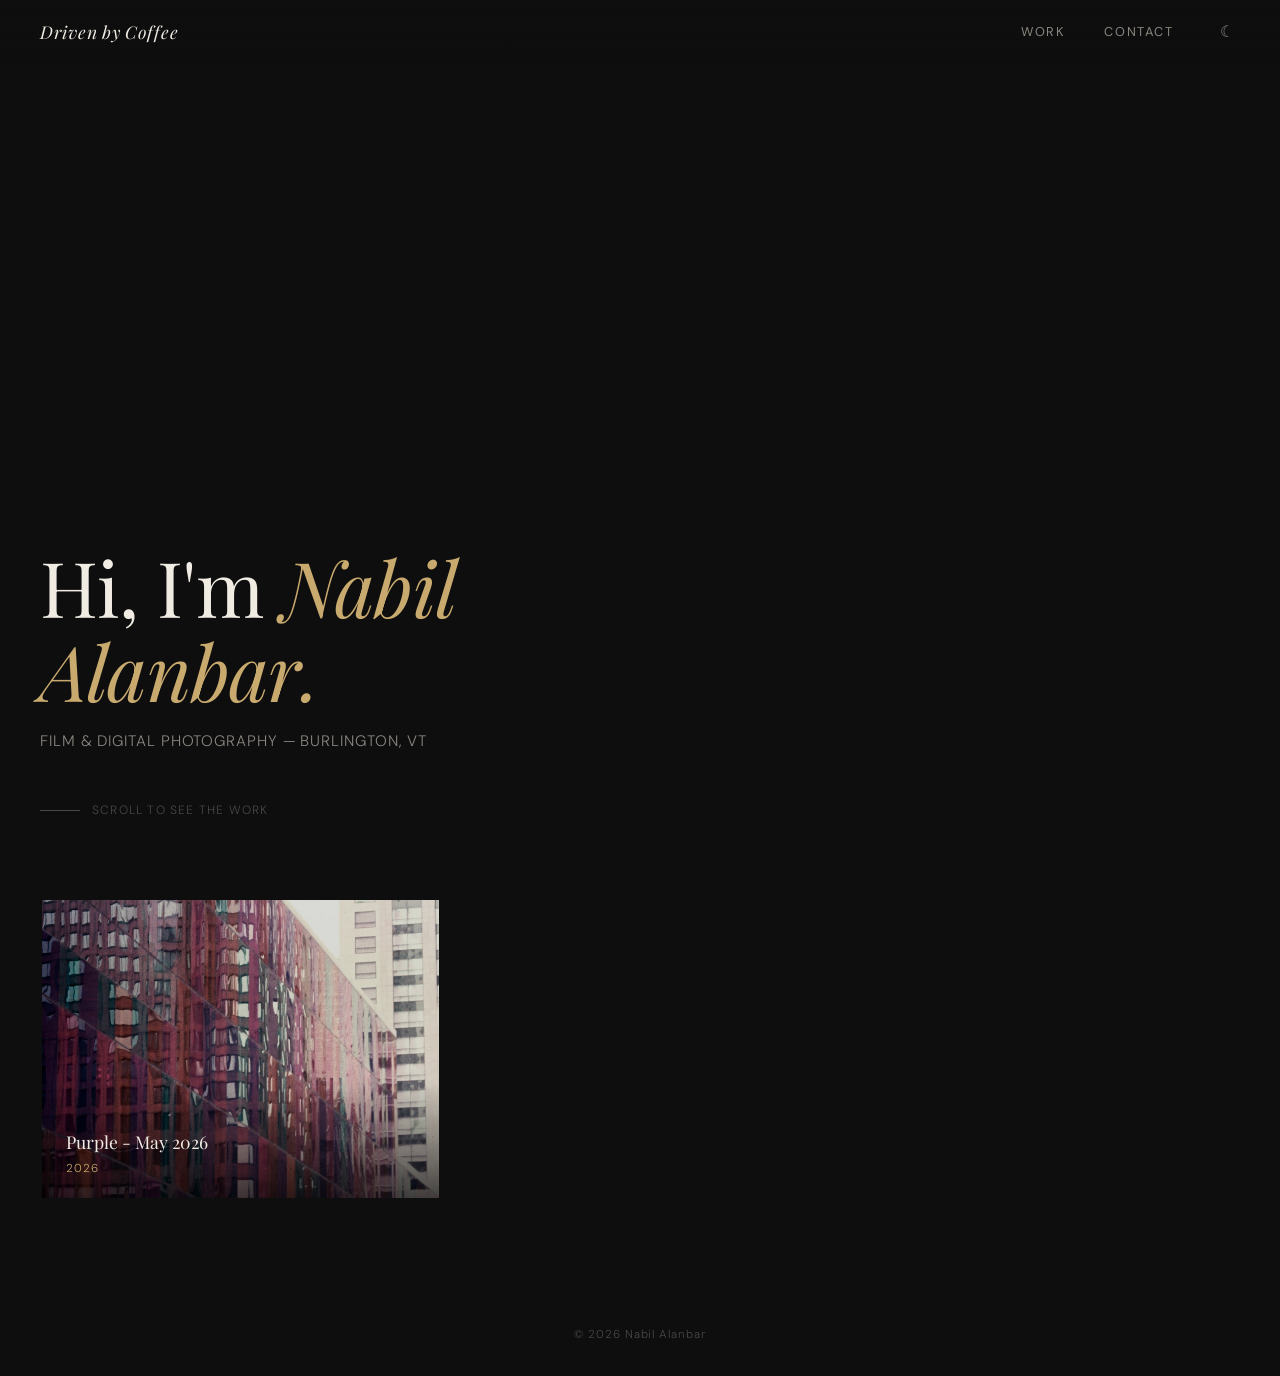
<file: index.html>
<!DOCTYPE html>
<html lang="en">
<head>
  <meta charset="UTF-8">
  <meta name="viewport" content="width=device-width, initial-scale=1.0">
  <title>Nabil Alanbar — Driven by Coffee</title>
  <meta name="description" content="Photography by Nabil Alanbar">
  <link rel="stylesheet" href="css/style.css">
</head>
<body>

<nav>
  <a href="index.html" class="nav-logo">Driven by Coffee</a>
  <ul class="nav-links">
    <li><a href="work.html">Work</a></li>
    <li><a href="contact.html">Contact</a></li>
    <li><button class="theme-toggle" aria-label="Toggle theme"></button></li>
  </ul>
</nav>

<section class="hero">
  <div class="hero-text">
    <h1>Hi, I'm <em>Nabil Alanbar.</em></h1>
    <p>Film &amp; digital photography — Burlington, VT</p>
    <div class="scroll-hint">
      <span class="scroll-hint-line"></span>
      <span>Scroll to see the work</span>
    </div>
  </div>
</section>

<main class="work-section" id="work">
  <div class="gallery-grid" id="gallery-grid">
    <!-- populated by JS from _data/galleries.json -->
  </div>
</main>

<footer>
  &copy; <span id="year"></span> Nabil Alanbar
</footer>

<script src="js/main.js"></script>
<script>
  document.getElementById('year').textContent = new Date().getFullYear();

  fetch('_data/galleries.json')
    .then(r => r.json())
    .then(data => {
      const grid = document.getElementById('gallery-grid');
      data.galleries.forEach(g => {
        const a = document.createElement('a');
        a.className = 'gallery-card';
        a.href = 'gallery.html?id=' + g.id;

        const imgEl = g.cover
          ? `<img src="${g.cover}" alt="${g.title}" loading="lazy">`
          : `<div class="placeholder-img">No cover</div>`;

        a.innerHTML = `
          ${imgEl}
          <div class="gallery-card-info">
            <span class="gallery-card-title">${g.title}</span>
            <span class="gallery-card-year">${g.year}</span>
          </div>
        `;
        grid.appendChild(a);
      });
    });
</script>
</body>
</html>
</file>
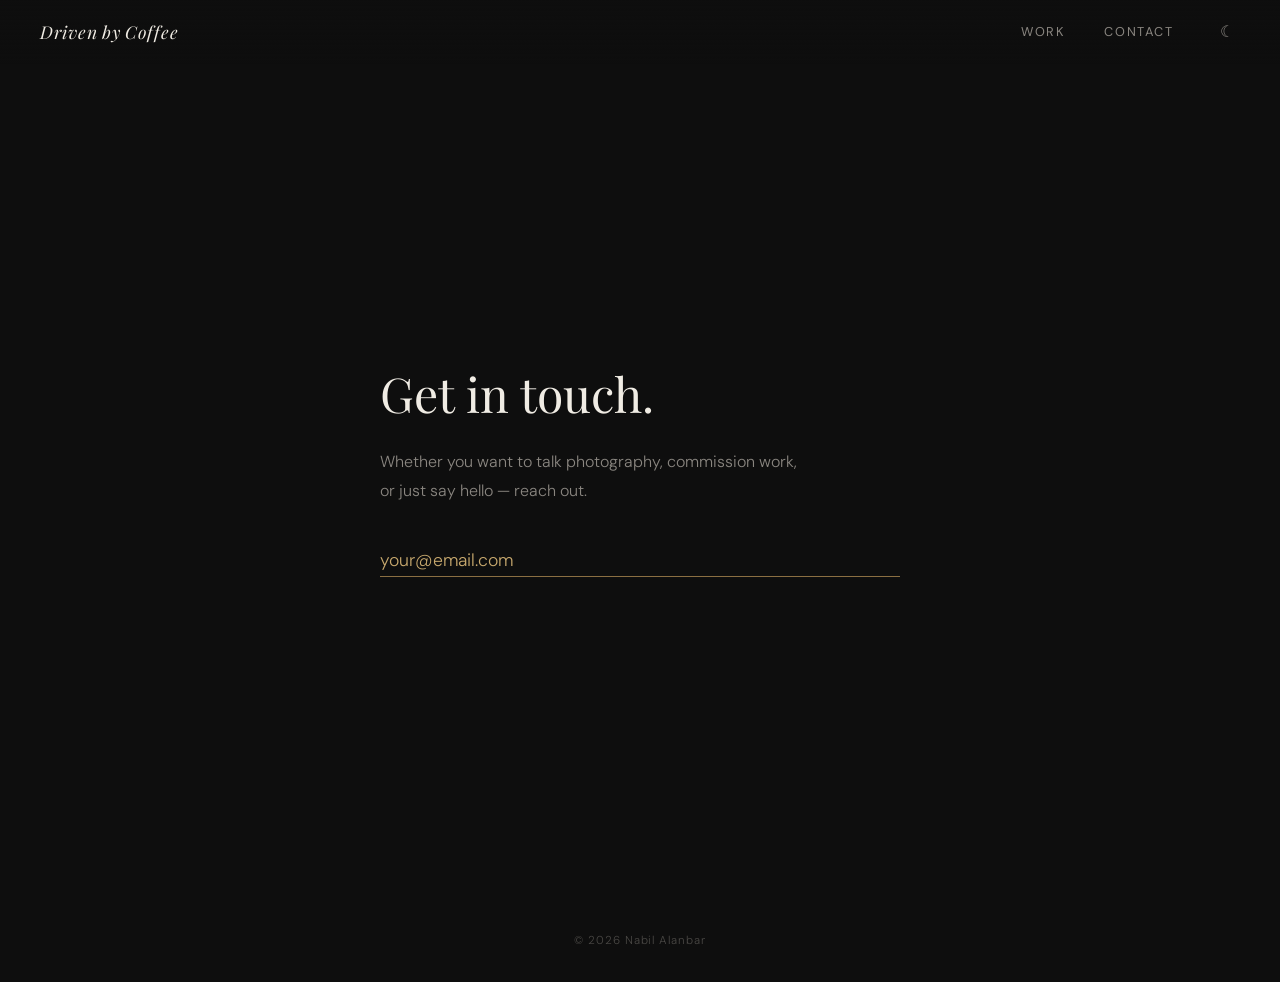
<file: contact.html>
<!DOCTYPE html>
<html lang="en">
<head>
  <meta charset="UTF-8">
  <meta name="viewport" content="width=device-width, initial-scale=1.0">
  <title>Contact — Nabil Alanbar</title>
  <link rel="stylesheet" href="css/style.css">
</head>
<body>

<nav>
  <a href="index.html" class="nav-logo">Driven by Coffee</a>
  <ul class="nav-links">
    <li><a href="work.html">Work</a></li>
    <li><a href="contact.html">Contact</a></li>
    <li><button class="theme-toggle" aria-label="Toggle theme"></button></li>
  </ul>
</nav>

<main class="contact-page">
  <h1>Get in touch.</h1>
  <p>
    Whether you want to talk photography, commission work,<br>
    or just say hello — reach out.
  </p>
  <a href="mailto:your@email.com" class="contact-link" id="contact-email">your@email.com</a>
</main>

<footer>
  &copy; <span id="year"></span> Nabil Alanbar
</footer>

<script src="js/main.js"></script>
<script>
  document.getElementById('year').textContent = new Date().getFullYear();
  fetch('_data/galleries.json')
    .then(r => r.json())
    .then(data => {
      const email = data.site.contact_email;
      const link = document.getElementById('contact-email');
      link.href = 'mailto:' + email;
      link.textContent = email;
    });
</script>
</body>
</html>
</file>
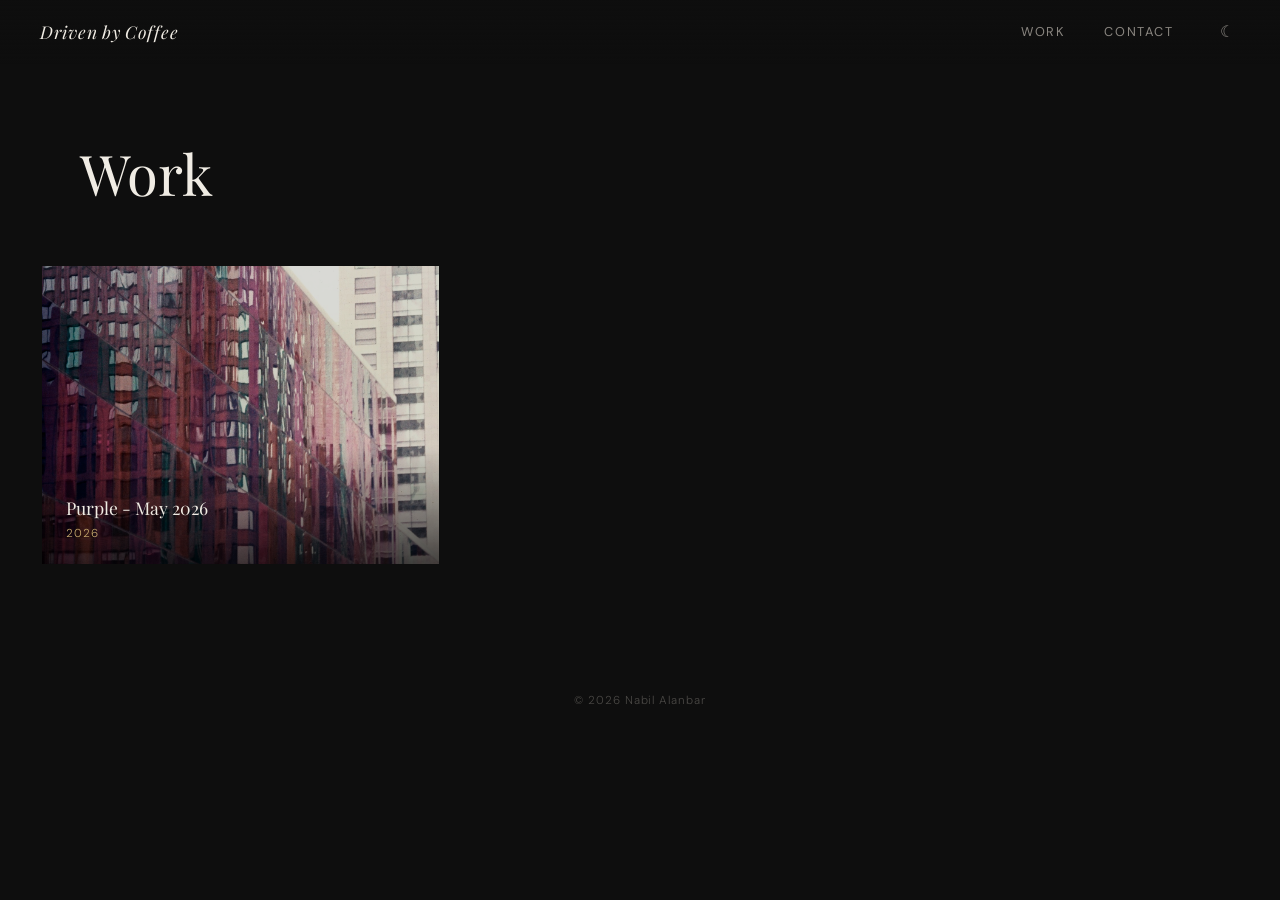
<file: gallery.html>
<!DOCTYPE html>
<html lang="en">
<head>
  <meta charset="UTF-8">
  <meta name="viewport" content="width=device-width, initial-scale=1.0">
  <title>Gallery — Nabil Alanbar</title>
  <link rel="stylesheet" href="css/style.css">
</head>
<body>

<nav>
  <a href="index.html" class="nav-logo">Driven by Coffee</a>
  <ul class="nav-links">
    <li><a href="work.html">Work</a></li>
    <li><a href="contact.html">Contact</a></li>
    <li><button class="theme-toggle" aria-label="Toggle theme"></button></li>
  </ul>
</nav>

<a href="work.html" class="back-link">&#8592; All work</a>

<header class="gallery-header">
  <div class="gallery-header-text">
    <h1 class="gallery-title" id="gallery-title">Loading...</h1>
    <p class="gallery-meta" id="gallery-year"></p>
  </div>
  <p class="gallery-description" id="gallery-description"></p>
</header>

<main class="photo-masonry" id="photo-masonry"></main>

<div class="lightbox" id="lightbox" role="dialog" aria-modal="true" aria-label="Photo viewer">
  <button class="lightbox-close" aria-label="Close">&times;</button>
  <button class="lightbox-nav prev" aria-label="Previous photo">&#8592;</button>
  <div class="lightbox-content">
    <img class="lightbox-img" src="" alt="">
    <p class="lightbox-caption"></p>
  </div>
  <button class="lightbox-nav next" aria-label="Next photo">&#8594;</button>
</div>

<section class="also-like" id="also-like" style="display:none">
  <h3>You may also like</h3>
  <div class="also-like-grid" id="also-like-grid"></div>
</section>

<footer>
  &copy; <span id="year"></span> Nabil Alanbar
</footer>

<script src="js/main.js"></script>
<script>
  document.getElementById('year').textContent = new Date().getFullYear();

  const params = new URLSearchParams(window.location.search);
  const galleryId = params.get('id');

  if (!galleryId) {
    window.location.href = 'work.html';
  }

  fetch('_data/galleries.json')
    .then(r => r.json())
    .then(data => {
      const gallery = data.galleries.find(g => g.id === galleryId);
      if (!gallery) { window.location.href = 'work.html'; return; }

      document.title = gallery.title + ' — Nabil Alanbar';
      document.getElementById('gallery-title').textContent = gallery.title;
      document.getElementById('gallery-year').textContent = gallery.year;
      document.getElementById('gallery-description').textContent = gallery.description || '';

      const masonry = document.getElementById('photo-masonry');

      if (!gallery.photos || !gallery.photos.length) {
        masonry.innerHTML = '<p style="color:var(--fg2);padding:2rem;grid-column:1/-1">No photos yet.</p>';
      } else {
        gallery.photos.forEach((photo, i) => {
          const div = document.createElement('div');
          div.className = 'photo-item';
          div.dataset.src = photo.file;
          div.dataset.caption = photo.caption || '';
          const mediumTag = photo.medium
            ? `<span class="photo-ribbon photo-ribbon--${photo.medium}">${photo.medium}</span>`
            : '';
          div.innerHTML = `
            ${mediumTag}
            <img src="${photo.file}" alt="${photo.caption || ''}" loading="${i < 4 ? 'eager' : 'lazy'}">
            ${photo.caption ? `<p class="photo-caption">${photo.caption}</p>` : ''}
          `;
          masonry.appendChild(div);
        });
      }

      // "You may also like" - up to 6 other galleries
      const others = data.galleries.filter(g => g.id !== galleryId).slice(0, 6);
      if (others.length) {
        const alsoSection = document.getElementById('also-like');
        const alsoGrid = document.getElementById('also-like-grid');
        alsoSection.style.display = '';
        others.forEach(g => {
          const a = document.createElement('a');
          a.className = 'also-card';
          a.href = 'gallery.html?id=' + g.id;
          const imgEl = g.cover
            ? `<img src="${g.cover}" alt="${g.title}" loading="lazy">`
            : '';
          a.innerHTML = `
            <div class="also-card-thumb">${imgEl}</div>
            <span class="also-card-name">${g.title}</span>
            <span class="also-card-year">${g.year}</span>
          `;
          alsoGrid.appendChild(a);
        });
      }
    });
</script>
</body>
</html>
</file>
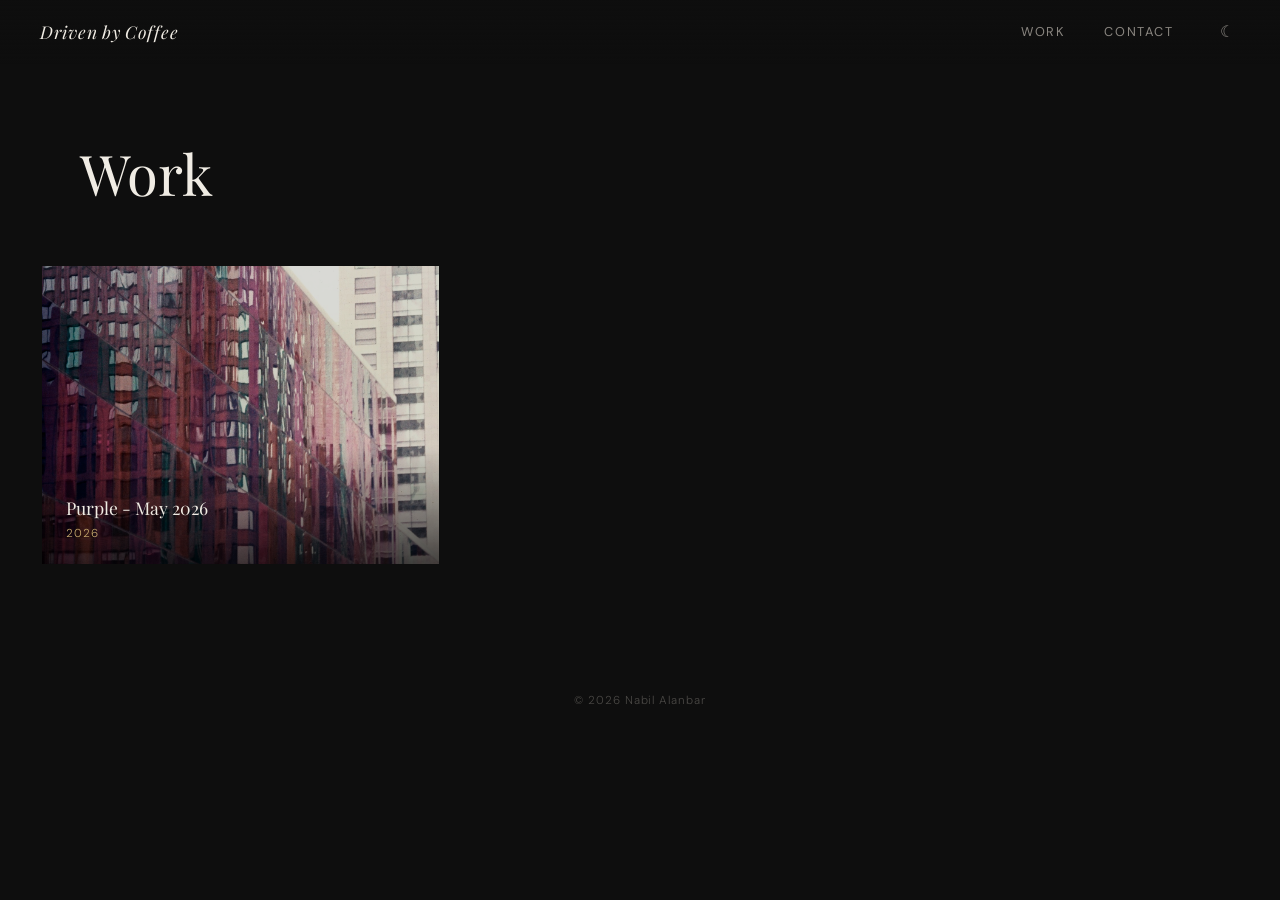
<file: work.html>
<!DOCTYPE html>
<html lang="en">
<head>
  <meta charset="UTF-8">
  <meta name="viewport" content="width=device-width, initial-scale=1.0">
  <title>Work — Nabil Alanbar</title>
  <link rel="stylesheet" href="css/style.css">
  <style>
    .work-page-header {
      padding: calc(var(--nav-h) + 4rem) 2.5rem 3rem;
      max-width: var(--max-w);
      margin: 0 auto;
    }
    .work-page-header h1 {
      font-family: var(--serif);
      font-size: clamp(2rem, 5vw, 3.5rem);
      font-weight: 400;
    }
  </style>
</head>
<body>

<nav>
  <a href="index.html" class="nav-logo">Driven by Coffee</a>
  <ul class="nav-links">
    <li><a href="work.html">Work</a></li>
    <li><a href="contact.html">Contact</a></li>
    <li><button class="theme-toggle" aria-label="Toggle theme"></button></li>
  </ul>
</nav>

<div class="work-page-header">
  <h1>Work</h1>
</div>

<main class="work-section">
  <div class="gallery-grid" id="gallery-grid"></div>
</main>

<footer>
  &copy; <span id="year"></span> Nabil Alanbar
</footer>

<script src="js/main.js"></script>
<script>
  document.getElementById('year').textContent = new Date().getFullYear();

  fetch('_data/galleries.json')
    .then(r => r.json())
    .then(data => {
      const grid = document.getElementById('gallery-grid');
      data.galleries.forEach(g => {
        const a = document.createElement('a');
        a.className = 'gallery-card';
        a.href = 'gallery.html?id=' + g.id;
        const imgEl = g.cover
          ? `<img src="${g.cover}" alt="${g.title}" loading="lazy">`
          : `<div class="placeholder-img">No cover</div>`;
        a.innerHTML = `
          ${imgEl}
          <div class="gallery-card-info">
            <span class="gallery-card-title">${g.title}</span>
            <span class="gallery-card-year">${g.year}</span>
          </div>`;
        grid.appendChild(a);
      });
    });
</script>
</body>
</html>
</file>
<file: css/style.css>
@import url('https://fonts.googleapis.com/css2?family=Playfair+Display:ital,wght@0,400;0,500;1,400&family=DM+Sans:wght@300;400;500&display=swap');

*, *::before, *::after { box-sizing: border-box; margin: 0; padding: 0; }

:root {
  --bg: #0e0e0e;
  --bg2: #161616;
  --fg: #f0ece4;
  --fg2: #8a8680;
  --fg3: #4a4845;
  --accent: #c8a96e;
  --accent2: #8a6f42;
  --nav-bg: rgba(14,14,14,0.95);
  --nav-bg-solid: rgba(14,14,14,0.97);
  --overlay: rgba(0,0,0,0.7);
  --overlay-caption: rgba(0,0,0,0.65);
  --lightbox-bg: rgba(10,10,10,0.97);
  --img-brightness: 0.85;
  --img-brightness-hover: 0.7;
  --photo-brightness: 0.9;
  --serif: 'Playfair Display', Georgia, serif;
  --sans: 'DM Sans', system-ui, sans-serif;
  --nav-h: 64px;
  --max-w: 1200px;
  --gap: 2px;
}

[data-theme="light"] {
  --bg: #f8f6f1;
  --bg2: #efece5;
  --fg: #1a1917;
  --fg2: #6b6660;
  --fg3: #b5b0a8;
  --accent: #9a7d3e;
  --accent2: #c8a96e;
  --nav-bg: rgba(248,246,241,0.95);
  --nav-bg-solid: rgba(248,246,241,0.97);
  --overlay: rgba(0,0,0,0.5);
  --overlay-caption: rgba(0,0,0,0.45);
  --lightbox-bg: rgba(248,246,241,0.97);
  --img-brightness: 1;
  --img-brightness-hover: 0.9;
  --photo-brightness: 1;
}

html { font-size: 16px; scroll-behavior: smooth; }

body {
  background: var(--bg);
  color: var(--fg);
  font-family: var(--sans);
  font-weight: 300;
  line-height: 1.6;
  min-height: 100vh;
}

/* NAV */
nav {
  position: fixed;
  top: 0; left: 0; right: 0;
  height: var(--nav-h);
  display: flex;
  align-items: center;
  justify-content: space-between;
  padding: 0 2.5rem;
  z-index: 100;
  background: linear-gradient(to bottom, var(--nav-bg), transparent);
  backdrop-filter: blur(0px);
  transition: background 0.3s, backdrop-filter 0.3s;
}

nav.scrolled {
  background: var(--nav-bg-solid);
  backdrop-filter: blur(8px);
}

.nav-logo {
  font-family: var(--serif);
  font-size: 1.1rem;
  letter-spacing: 0.04em;
  color: var(--fg);
  text-decoration: none;
  font-style: italic;
}

.nav-links {
  display: flex;
  gap: 2.5rem;
  list-style: none;
}

.nav-links a {
  color: var(--fg2);
  text-decoration: none;
  font-size: 0.8rem;
  letter-spacing: 0.12em;
  text-transform: uppercase;
  font-weight: 400;
  transition: color 0.2s;
}

.nav-links a:hover { color: var(--fg); }

/* HERO */
.hero {
  min-height: 100vh;
  display: flex;
  flex-direction: column;
  justify-content: flex-end;
  padding: 0 2.5rem 5rem;
  position: relative;
}

.hero-text {
  max-width: 600px;
}

.hero h1 {
  font-family: var(--serif);
  font-size: clamp(2.8rem, 6vw, 5rem);
  font-weight: 400;
  line-height: 1.1;
  letter-spacing: -0.01em;
  margin-bottom: 1rem;
}

.hero h1 em {
  font-style: italic;
  color: var(--accent);
}

.hero p {
  color: var(--fg2);
  font-size: 0.95rem;
  letter-spacing: 0.06em;
  text-transform: uppercase;
  margin-bottom: 3rem;
}

.scroll-hint {
  display: flex;
  align-items: center;
  gap: 0.75rem;
  color: var(--fg3);
  font-size: 0.75rem;
  letter-spacing: 0.1em;
  text-transform: uppercase;
}

.scroll-hint-line {
  width: 40px;
  height: 1px;
  background: var(--fg3);
}

/* GALLERY GRID (homepage) */
.work-section {
  padding: 0 var(--gap);
  max-width: var(--max-w);
  margin: 0 auto;
  padding-bottom: 6rem;
}

.gallery-grid {
  display: grid;
  grid-template-columns: repeat(3, 1fr);
  gap: var(--gap);
}

@media (max-width: 900px) { .gallery-grid { grid-template-columns: repeat(2, 1fr); } }
@media (max-width: 600px) { .gallery-grid { grid-template-columns: 1fr; } }

.gallery-card {
  position: relative;
  display: block;
  text-decoration: none;
  overflow: hidden;
  background: var(--bg2);
  cursor: pointer;
}

.gallery-card::after {
  content: '';
  display: block;
  padding-bottom: 75%;
}

.gallery-card img,
.gallery-card .placeholder-img {
  position: absolute;
  inset: 0;
  width: 100%;
  height: 100%;
  object-fit: cover;
  transition: transform 0.6s cubic-bezier(0.25, 0.46, 0.45, 0.94), filter 0.4s;
  filter: brightness(var(--img-brightness));
}

.gallery-card:hover img,
.gallery-card:hover .placeholder-img {
  transform: scale(1.04);
  filter: brightness(var(--img-brightness-hover));
}

.placeholder-img {
  background: var(--bg2);
  display: flex;
  align-items: center;
  justify-content: center;
  color: var(--fg3);
  font-size: 0.7rem;
  letter-spacing: 0.1em;
  text-transform: uppercase;
}

.gallery-card-info {
  position: absolute;
  bottom: 0; left: 0; right: 0;
  padding: 3rem 1.5rem 1.5rem;
  background: linear-gradient(to top, var(--overlay) 0%, transparent 100%);
  transform: translateY(4px);
  transition: transform 0.3s;
}

.gallery-card:hover .gallery-card-info { transform: translateY(0); }

.gallery-card-title {
  font-family: var(--serif);
  font-size: 1.1rem;
  font-weight: 400;
  color: var(--fg);
  display: block;
}

.gallery-card-year {
  font-size: 0.72rem;
  color: var(--accent);
  letter-spacing: 0.1em;
  display: block;
  margin-top: 0.2rem;
}

/* GALLERY PAGE */
.gallery-header {
  padding: calc(var(--nav-h) + 4rem) 2.5rem 3rem;
  max-width: var(--max-w);
  margin: 0 auto;
  display: flex;
  align-items: flex-end;
  justify-content: space-between;
  gap: 2rem;
}

.gallery-header-text {}

.gallery-title {
  font-family: var(--serif);
  font-size: clamp(2rem, 5vw, 3.5rem);
  font-weight: 400;
  line-height: 1.1;
}

.gallery-meta {
  color: var(--accent);
  font-size: 0.78rem;
  letter-spacing: 0.12em;
  text-transform: uppercase;
  margin-top: 0.5rem;
}

.gallery-description {
  color: var(--fg2);
  font-size: 0.9rem;
  max-width: 420px;
  text-align: right;
}

/* MASONRY PHOTO GRID */
.photo-masonry {
  padding: 0 var(--gap) 6rem;
  columns: 3;
  column-gap: var(--gap);
  max-width: var(--max-w);
  margin: 0 auto;
}

@media (max-width: 900px) { .photo-masonry { columns: 2; } }
@media (max-width: 560px) { .photo-masonry { columns: 1; } }

.photo-item {
  break-inside: avoid;
  margin-bottom: var(--gap);
  position: relative;
  overflow: hidden;
  background: var(--bg2);
  cursor: zoom-in;
}

.photo-item img {
  display: block;
  width: 100%;
  height: auto;
}

.photo-caption {
  position: absolute;
  bottom: 0; left: 0; right: 0;
  padding: 2rem 1rem 0.75rem;
  background: linear-gradient(to top, var(--overlay-caption), transparent);
  font-family: var(--serif);
  font-size: 0.85rem;
  font-style: italic;
  color: var(--fg);
}

/* MEDIUM RIBBON */
.photo-ribbon {
  position: absolute;
  bottom: 2rem;
  left: -3.2rem;
  width: 10rem;
  text-align: center;
  font-size: 0.55rem;
  font-weight: 500;
  letter-spacing: 0.12em;
  text-transform: uppercase;
  padding: 0.25rem 0;
  transform: rotate(45deg);
  transform-origin: center;
  z-index: 1;
  opacity: 0;
  transition: opacity 0.3s;
}

.photo-item:hover .photo-ribbon { opacity: 1; }

.photo-ribbon--film {
  background: rgba(200,169,110,0.9);
  color: #0e0e0e;
}

.photo-ribbon--digital {
  background: rgba(240,236,228,0.9);
  color: #0e0e0e;
}

.photo-ribbon--mobile {
  background: rgba(138,134,128,0.9);
  color: #f0ece4;
}

/* LIGHTBOX */
.lightbox {
  position: fixed;
  inset: 0;
  background: var(--lightbox-bg);
  z-index: 200;
  display: flex;
  align-items: center;
  justify-content: center;
  opacity: 0;
  pointer-events: none;
  transition: opacity 0.3s;
}

.lightbox.open { opacity: 1; pointer-events: all; }

.lightbox-content {
  display: flex;
  flex-direction: column;
  align-items: center;
  gap: 1rem;
  max-width: 92vw;
  max-height: 92vh;
}

.lightbox img {
  max-width: 100%;
  max-height: 82vh;
  object-fit: contain;
  display: block;
}

.lightbox-caption {
  font-family: var(--serif);
  font-style: italic;
  color: var(--fg2);
  font-size: 0.9rem;
  text-align: center;
  max-width: 600px;
}

.lightbox-close {
  position: absolute;
  top: 1.5rem; right: 2rem;
  background: none;
  border: none;
  color: var(--fg2);
  font-size: 1.5rem;
  cursor: pointer;
  padding: 0.5rem;
  transition: color 0.2s;
}

.lightbox-close:hover { color: var(--fg); }

.lightbox-nav {
  position: absolute;
  top: 50%;
  transform: translateY(-50%);
  background: none;
  border: none;
  color: var(--fg2);
  font-size: 2rem;
  cursor: pointer;
  padding: 1rem;
  transition: color 0.2s;
}

.lightbox-nav:hover { color: var(--fg); }
.lightbox-nav.prev { left: 1rem; }
.lightbox-nav.next { right: 1rem; }

/* ALSO LIKE */
.also-like {
  border-top: 1px solid var(--fg3);
  padding: 4rem 2.5rem;
  max-width: var(--max-w);
  margin: 0 auto;
}

.also-like h3 {
  font-size: 0.72rem;
  letter-spacing: 0.14em;
  text-transform: uppercase;
  color: var(--fg2);
  margin-bottom: 2rem;
}

.also-like-grid {
  display: flex;
  gap: 1.5rem;
  overflow-x: auto;
  padding-bottom: 1rem;
  scrollbar-width: none;
}

.also-like-grid::-webkit-scrollbar { display: none; }

.also-card {
  flex: 0 0 200px;
  text-decoration: none;
}

.also-card-thumb {
  width: 200px;
  height: 150px;
  background: var(--bg2);
  overflow: hidden;
  margin-bottom: 0.6rem;
}

.also-card-thumb img {
  width: 100%;
  height: 100%;
  object-fit: cover;
  filter: brightness(var(--img-brightness));
  transition: filter 0.3s, transform 0.4s;
}

.also-card:hover .also-card-thumb img { filter: brightness(1); transform: scale(1.05); }

.also-card-name {
  font-family: var(--serif);
  font-size: 0.9rem;
  color: var(--fg);
  display: block;
}

.also-card-year {
  font-size: 0.7rem;
  color: var(--accent);
  letter-spacing: 0.08em;
}

/* CONTACT PAGE */
.contact-page {
  min-height: 100vh;
  display: flex;
  flex-direction: column;
  justify-content: center;
  padding: calc(var(--nav-h) + 2rem) 2.5rem 4rem;
  max-width: 600px;
  margin: 0 auto;
}

.contact-page h1 {
  font-family: var(--serif);
  font-size: clamp(2rem, 5vw, 3rem);
  font-weight: 400;
  margin-bottom: 1rem;
}

.contact-page p {
  color: var(--fg2);
  margin-bottom: 2.5rem;
  line-height: 1.8;
}

.contact-link {
  display: inline-block;
  color: var(--accent);
  text-decoration: none;
  font-size: 1.1rem;
  border-bottom: 1px solid var(--accent2);
  padding-bottom: 2px;
  transition: color 0.2s, border-color 0.2s;
}

.contact-link:hover { color: var(--fg); border-color: var(--fg); }

/* BACK LINK */
.back-link {
  display: inline-flex;
  align-items: center;
  gap: 0.5rem;
  color: var(--fg2);
  text-decoration: none;
  font-size: 0.78rem;
  letter-spacing: 0.1em;
  text-transform: uppercase;
  padding: calc(var(--nav-h) + 1rem) 2.5rem 1.5rem;
  transition: color 0.2s;
}

.back-link:hover { color: var(--fg); }

/* FOOTER */
footer {
  text-align: center;
  padding: 2rem;
  color: var(--fg3);
  font-size: 0.72rem;
  letter-spacing: 0.08em;
}

/* THEME TOGGLE */
.theme-toggle {
  background: none;
  border: none;
  color: var(--fg2);
  cursor: pointer;
  padding: 0.4rem;
  font-size: 1rem;
  line-height: 1;
  transition: color 0.2s;
}

.theme-toggle:hover { color: var(--fg); }

body {
  transition: background-color 0.3s, color 0.3s;
}

/* UTIL */
.sr-only { position: absolute; width: 1px; height: 1px; overflow: hidden; clip: rect(0,0,0,0); }
</file>
